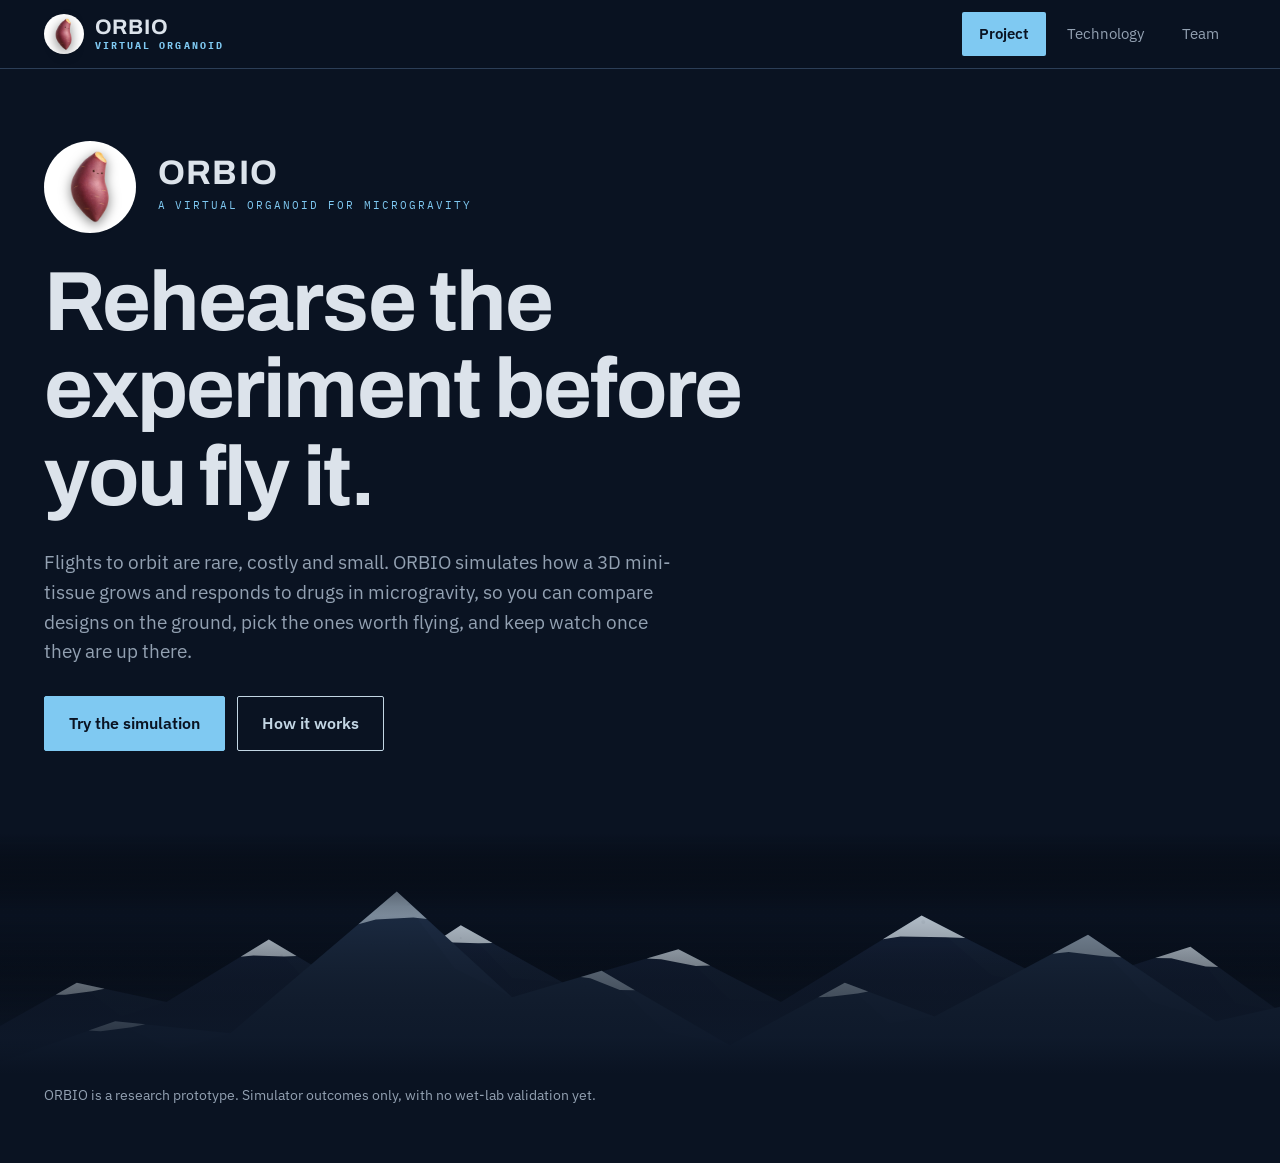
<file: index.html>
<!DOCTYPE html>
<html lang="en">
<head>
<meta charset="utf-8">
<meta name="viewport" content="width=device-width, initial-scale=1, viewport-fit=cover">
<title>ORBIO — rehearse space biology before you fly it</title>
<meta name="description" content="A virtual organoid for microgravity: compare experiment designs on the ground, then follow them in orbit.">
<link rel="icon" href="data:image/svg+xml,%3Csvg%20xmlns%3D%22http%3A//www.w3.org/2000/svg%22%20viewBox%3D%220%200%2064%2064%22%3E%3Ccircle%20cx%3D%2232%22%20cy%3D%2232%22%20r%3D%2232%22%20fill%3D%22%23FFFFFF%22/%3E%3Cg%20transform%3D%22translate%2832%2032%29%20scale%280.84%29%20translate%28-32%20-32%29%22%3E%3Cpath%20d%3D%22M%2021.00%2050.50%20L%2022.57%2050.00%20L%2023.06%2049.68%20L%2023.41%2049.39%20L%2023.69%2049.12%20L%2023.93%2048.85%20L%2024.15%2048.59%20L%2024.34%2048.34%20L%2024.52%2048.09%20L%2024.69%2047.84%20L%2024.85%2047.60%20L%2025.00%2047.37%20L%2025.15%2047.14%20L%2025.28%2046.91%20L%2025.42%2046.68%20L%2025.55%2046.46%20L%2025.68%2046.24%20L%2025.80%2046.03%20L%2025.92%2045.81%20L%2026.04%2045.60%20L%2026.16%2045.40%20L%2026.28%2045.19%20L%2026.39%2044.99%20L%2026.50%2044.79%20L%2026.61%2044.59%20L%2026.72%2044.39%20L%2026.83%2044.20%20L%2026.94%2044.01%20L%2027.05%2043.82%20L%2027.15%2043.64%20L%2027.26%2043.45%20L%2027.36%2043.27%20L%2027.47%2043.09%20L%2027.57%2042.91%20L%2027.67%2042.74%20L%2027.77%2042.56%20L%2027.88%2042.39%20L%2027.98%2042.22%20L%2028.08%2042.06%20L%2028.18%2041.89%20L%2028.28%2041.73%20L%2028.38%2041.57%20L%2028.48%2041.41%20L%2028.57%2041.25%20L%2028.67%2041.10%20L%2028.77%2040.94%20L%2028.87%2040.79%20L%2028.96%2040.64%20L%2029.06%2040.49%20L%2029.16%2040.34%20L%2029.25%2040.20%20L%2029.35%2040.06%20L%2029.44%2039.91%20L%2029.53%2039.77%20L%2029.63%2039.64%20L%2029.72%2039.50%20L%2029.81%2039.36%20L%2029.91%2039.23%20L%2030.00%2039.10%20L%2030.09%2038.96%20L%2030.18%2038.83%20L%2030.27%2038.71%20L%2030.36%2038.58%20L%2030.45%2038.45%20L%2030.54%2038.33%20L%2030.62%2038.20%20L%2030.71%2038.08%20L%2030.80%2037.96%20L%2030.88%2037.84%20L%2030.97%2037.72%20L%2031.06%2037.60%20L%2031.14%2037.48%20L%2031.23%2037.36%20L%2031.31%2037.25%20L%2031.39%2037.13%20L%2031.48%2037.01%20L%2031.56%2036.90%20L%2031.64%2036.79%20L%2031.72%2036.67%20L%2031.80%2036.56%20L%2031.88%2036.45%20L%2031.96%2036.34%20L%2032.04%2036.22%20L%2032.12%2036.11%20L%2032.20%2036.00%20L%2032.27%2035.89%20L%2032.35%2035.78%20L%2032.43%2035.67%20L%2032.50%2035.56%20L%2032.58%2035.45%20L%2032.65%2035.34%20L%2032.73%2035.23%20L%2032.80%2035.12%20L%2032.88%2035.01%20L%2032.95%2034.90%20L%2033.03%2034.79%20L%2033.10%2034.68%20L%2033.17%2034.57%20L%2033.25%2034.46%20L%2033.32%2034.35%20L%2033.39%2034.23%20L%2033.46%2034.12%20L%2033.53%2034.01%20L%2033.61%2033.89%20L%2033.68%2033.78%20L%2033.75%2033.67%20L%2033.82%2033.55%20L%2033.89%2033.43%20L%2033.96%2033.32%20L%2034.04%2033.20%20L%2034.11%2033.08%20L%2034.18%2032.96%20L%2034.25%2032.84%20L%2034.32%2032.72%20L%2034.40%2032.60%20L%2034.47%2032.48%20L%2034.54%2032.35%20L%2034.61%2032.23%20L%2034.69%2032.10%20L%2034.76%2031.98%20L%2034.83%2031.85%20L%2034.91%2031.72%20L%2034.98%2031.59%20L%2035.06%2031.46%20L%2035.14%2031.33%20L%2035.21%2031.20%20L%2035.29%2031.06%20L%2035.37%2030.93%20L%2035.44%2030.79%20L%2035.52%2030.65%20L%2035.60%2030.51%20L%2035.68%2030.37%20L%2035.76%2030.23%20L%2035.84%2030.09%20L%2035.93%2029.94%20L%2036.01%2029.80%20L%2036.10%2029.65%20L%2036.18%2029.50%20L%2036.27%2029.35%20L%2036.35%2029.20%20L%2036.44%2029.05%20L%2036.53%2028.89%20L%2036.62%2028.74%20L%2036.71%2028.58%20L%2036.80%2028.42%20L%2036.90%2028.26%20L%2036.99%2028.10%20L%2037.09%2027.94%20L%2037.19%2027.78%20L%2037.28%2027.61%20L%2037.38%2027.44%20L%2037.48%2027.28%20L%2037.59%2027.11%20L%2037.69%2026.93%20L%2037.79%2026.76%20L%2037.90%2026.59%20L%2038.01%2026.41%20L%2038.12%2026.23%20L%2038.23%2026.05%20L%2038.34%2025.87%20L%2038.45%2025.69%20L%2038.56%2025.51%20L%2038.68%2025.32%20L%2038.80%2025.13%20L%2038.92%2024.94%20L%2039.04%2024.75%20L%2039.16%2024.56%20L%2039.28%2024.36%20L%2039.41%2024.17%20L%2039.53%2023.97%20L%2039.66%2023.77%20L%2039.79%2023.57%20L%2039.92%2023.36%20L%2040.05%2023.16%20L%2040.18%2022.95%20L%2040.32%2022.73%20L%2040.45%2022.52%20L%2040.59%2022.30%20L%2040.73%2022.09%20L%2040.87%2021.86%20L%2041.01%2021.64%20L%2041.15%2021.41%20L%2041.29%2021.18%20L%2041.43%2020.94%20L%2041.58%2020.70%20L%2041.72%2020.46%20L%2041.87%2020.21%20L%2042.01%2019.95%20L%2042.16%2019.69%20L%2042.30%2019.43%20L%2042.45%2019.15%20L%2042.59%2018.87%20L%2042.73%2018.57%20L%2042.87%2018.26%20L%2043.00%2017.93%20L%2043.13%2017.59%20L%2043.24%2017.21%20L%2043.35%2016.79%20L%2043.42%2016.31%20L%2043.45%2015.69%20L%2043.00%2014.00%20L%2043.00%2014.00%20L%2042.04%2012.54%20L%2041.54%2012.15%20L%2041.11%2011.90%20L%2040.70%2011.72%20L%2040.31%2011.58%20L%2039.93%2011.47%20L%2039.57%2011.38%20L%2039.21%2011.31%20L%2038.85%2011.26%20L%2038.50%2011.22%20L%2038.16%2011.19%20L%2037.82%2011.16%20L%2037.48%2011.15%20L%2037.15%2011.14%20L%2036.81%2011.14%20L%2036.49%2011.15%20L%2036.16%2011.16%20L%2035.84%2011.18%20L%2035.51%2011.20%20L%2035.19%2011.23%20L%2034.87%2011.26%20L%2034.56%2011.30%20L%2034.24%2011.34%20L%2033.93%2011.39%20L%2033.62%2011.44%20L%2033.31%2011.49%20L%2033.00%2011.55%20L%2032.70%2011.61%20L%2032.39%2011.67%20L%2032.09%2011.74%20L%2031.79%2011.81%20L%2031.49%2011.88%20L%2031.19%2011.96%20L%2030.90%2012.04%20L%2030.60%2012.12%20L%2030.31%2012.21%20L%2030.02%2012.30%20L%2029.73%2012.39%20L%2029.44%2012.49%20L%2029.15%2012.59%20L%2028.86%2012.69%20L%2028.58%2012.80%20L%2028.30%2012.91%20L%2028.02%2013.02%20L%2027.74%2013.13%20L%2027.46%2013.25%20L%2027.18%2013.37%20L%2026.91%2013.49%20L%2026.64%2013.62%20L%2026.37%2013.74%20L%2026.10%2013.87%20L%2025.83%2014.01%20L%2025.57%2014.15%20L%2025.30%2014.29%20L%2025.04%2014.43%20L%2024.78%2014.57%20L%2024.52%2014.72%20L%2024.27%2014.87%20L%2024.01%2015.03%20L%2023.76%2015.18%20L%2023.51%2015.34%20L%2023.26%2015.50%20L%2023.01%2015.67%20L%2022.77%2015.83%20L%2022.53%2016.00%20L%2022.29%2016.18%20L%2022.05%2016.35%20L%2021.81%2016.53%20L%2021.58%2016.71%20L%2021.35%2016.90%20L%2021.12%2017.08%20L%2020.89%2017.27%20L%2020.67%2017.46%20L%2020.45%2017.65%20L%2020.23%2017.85%20L%2020.01%2018.05%20L%2019.79%2018.25%20L%2019.58%2018.45%20L%2019.37%2018.66%20L%2019.17%2018.87%20L%2018.96%2019.08%20L%2018.76%2019.29%20L%2018.56%2019.51%20L%2018.36%2019.73%20L%2018.17%2019.95%20L%2017.98%2020.17%20L%2017.79%2020.40%20L%2017.60%2020.62%20L%2017.42%2020.85%20L%2017.24%2021.09%20L%2017.07%2021.32%20L%2016.89%2021.56%20L%2016.72%2021.79%20L%2016.55%2022.03%20L%2016.39%2022.28%20L%2016.23%2022.52%20L%2016.07%2022.77%20L%2015.91%2023.01%20L%2015.76%2023.26%20L%2015.61%2023.52%20L%2015.46%2023.77%20L%2015.32%2024.03%20L%2015.18%2024.28%20L%2015.04%2024.54%20L%2014.91%2024.80%20L%2014.78%2025.06%20L%2014.65%2025.33%20L%2014.53%2025.59%20L%2014.41%2025.86%20L%2014.30%2026.13%20L%2014.18%2026.39%20L%2014.07%2026.67%20L%2013.97%2026.94%20L%2013.86%2027.21%20L%2013.76%2027.48%20L%2013.67%2027.76%20L%2013.58%2028.04%20L%2013.49%2028.31%20L%2013.40%2028.59%20L%2013.32%2028.87%20L%2013.24%2029.15%20L%2013.17%2029.43%20L%2013.09%2029.72%20L%2013.03%2030.00%20L%2012.96%2030.28%20L%2012.90%2030.57%20L%2012.84%2030.85%20L%2012.79%2031.14%20L%2012.74%2031.42%20L%2012.69%2031.71%20L%2012.65%2032.00%20L%2012.61%2032.29%20L%2012.58%2032.57%20L%2012.54%2032.86%20L%2012.51%2033.15%20L%2012.49%2033.44%20L%2012.47%2033.73%20L%2012.45%2034.02%20L%2012.43%2034.31%20L%2012.42%2034.60%20L%2012.41%2034.89%20L%2012.41%2035.18%20L%2012.41%2035.46%20L%2012.41%2035.75%20L%2012.42%2036.04%20L%2012.43%2036.33%20L%2012.44%2036.62%20L%2012.46%2036.91%20L%2012.48%2037.20%20L%2012.50%2037.49%20L%2012.53%2037.78%20L%2012.56%2038.06%20L%2012.59%2038.35%20L%2012.63%2038.64%20L%2012.67%2038.93%20L%2012.71%2039.21%20L%2012.76%2039.50%20L%2012.81%2039.78%20L%2012.86%2040.07%20L%2012.92%2040.35%20L%2012.98%2040.64%20L%2013.05%2040.92%20L%2013.12%2041.20%20L%2013.19%2041.48%20L%2013.26%2041.76%20L%2013.34%2042.04%20L%2013.42%2042.32%20L%2013.51%2042.60%20L%2013.60%2042.88%20L%2013.69%2043.16%20L%2013.79%2043.43%20L%2013.89%2043.71%20L%2013.99%2043.98%20L%2014.10%2044.26%20L%2014.22%2044.53%20L%2014.33%2044.80%20L%2014.45%2045.07%20L%2014.58%2045.34%20L%2014.71%2045.61%20L%2014.84%2045.87%20L%2014.98%2046.14%20L%2015.12%2046.40%20L%2015.27%2046.67%20L%2015.43%2046.93%20L%2015.59%2047.19%20L%2015.75%2047.45%20L%2015.93%2047.70%20L%2016.11%2047.96%20L%2016.30%2048.21%20L%2016.50%2048.46%20L%2016.71%2048.71%20L%2016.93%2048.96%20L%2017.17%2049.20%20L%2017.43%2049.44%20L%2017.71%2049.67%20L%2018.02%2049.90%20L%2018.37%2050.11%20L%2018.79%2050.32%20L%2019.35%2050.50%20L%2021.00%2050.50%20Z%22%20fill%3D%22%238A5A7A%22/%3E%3Cpath%20d%3D%22M%2041.01%2021.64%20Q%2038.45%2016.24%2035.19%2011.23%20Q%2041.02%2011.54%2043.52%2013.71%20Q%2043.75%2016.84%2041.01%2021.64%20Z%22%20fill%3D%22%23E8C98A%22/%3E%3Cg%20fill%3D%22%232B1418%22%3E%3Ccircle%20cx%3D%2220.28%22%20cy%3D%2228.13%22%20r%3D%221.8%22/%3E%3Ccircle%20cx%3D%2226.48%22%20cy%3D%2226.73%22%20r%3D%221.8%22/%3E%3C/g%3E%3Cg%20stroke%3D%22%232B1418%22%20fill%3D%22none%22%3E%3Cpath%20d%3D%22M%2020.68%2032.53%20q%203.0%202.4%205.8%20-0.7%22%20fill%3D%22none%22%20stroke-width%3D%221.9%22%20stroke-linecap%3D%22round%22/%3E%3C/g%3E%3C/g%3E%3C/svg%3E">
<link rel="preconnect" href="https://fonts.googleapis.com"><link rel="preconnect" href="https://fonts.gstatic.com" crossorigin>
<link href="https://fonts.googleapis.com/css2?family=Archivo:wght@500;600;700&family=IBM+Plex+Mono:wght@400;500&family=IBM+Plex+Sans:ital,wght@0,400;0,500;0,600;1,400&display=swap" rel="stylesheet">
<style>
:root{
  --void:#0A1322; --deep:#111D30; --panel:#17253B; --panel-2:#1F2F49; --edge:#2C3E57;
  --ice:#DCE3EB; --mist:#93A1B2; --signal:#C3D6E4; --bright:#7FC9F2; --bright-dim:#58A6D6; --signal-dim:#8699AA; --flag:#C9A97E; --alert:#C98A8F;
  --grow:#C3D6E4; --slow:#7D90A6; --rest:#8E86A6; --dead:#4A5668;
  --mountain-back:#15223A; --mountain-front:#1C2C44; --mountain-snow:#CEDAE4; --mountain-snow-secondary:#A3B3C2; --mountain-fog:#0A1322;
  --mountain-rock:#2B3A52; --mountain-haze:#223247; --mountain-height:240px;
  --logo-body:#8878B4; --logo-ring:#7FC9F2; --logo-cut:#D8D4E2; --logo-face:#141B28;
  --display:"Archivo","Helvetica Neue",Arial,sans-serif;
  --sans:"IBM Plex Sans","Helvetica Neue",Arial,sans-serif;
  --mono:"IBM Plex Mono",ui-monospace,Menlo,Consolas,monospace;
  box-sizing:border-box; padding-top:env(safe-area-inset-top,0px); padding-bottom:env(safe-area-inset-bottom,0px);
}
*,*::before,*::after{box-sizing:inherit}
html{scroll-padding-top:calc(env(safe-area-inset-top,0px) + 84px);scroll-behavior:smooth}
@media (prefers-reduced-motion:reduce){html{scroll-behavior:auto}}
body{margin:0;background:var(--void);color:var(--ice);font-family:var(--sans);font-size:17px;line-height:1.62;-webkit-font-smoothing:antialiased}
a{color:inherit}
h1,h2,h3{font-family:var(--display);line-height:1.05;margin:0;letter-spacing:-.02em;font-weight:700}
p{margin:0 0 1em;max-width:66ch}
:focus-visible{outline:2px solid var(--bright);outline-offset:3px;border-radius:3px}
.wrap{max-width:1440px;margin:0 auto;padding:0 clamp(18px,3.4vw,44px)}
.m{font-family:var(--mono);font-size:12.5px;letter-spacing:.06em;color:var(--mist)}
.ref{font-family:var(--mono);font-size:12px;color:var(--signal-dim)}
.mute{color:var(--mist)}
/* nav */
header.bar{position:sticky;top:0;z-index:20;background:color-mix(in srgb,var(--void) 86%,transparent);backdrop-filter:blur(12px);-webkit-backdrop-filter:blur(12px);border-bottom:1px solid var(--edge);padding-top:env(safe-area-inset-top,0px)}
.bar-in{display:flex;align-items:center;gap:20px;height:68px}
.logo{display:flex;align-items:center;gap:11px;text-decoration:none;font-family:var(--display);font-weight:700;font-size:21px;letter-spacing:.01em}
.logo svg{width:28px;height:28px;flex:none}
nav.tabs{display:flex;gap:4px;margin-left:auto}
nav.tabs a{text-decoration:none;font-size:15px;padding:9px 16px;border-radius:2px;color:var(--mist);border:1px solid transparent}
nav.tabs a:hover{color:var(--ice)}
nav.tabs a[aria-current="page"]{color:#0A1322;background:var(--bright);font-weight:600}
main>section.page{display:none}
main>section.page.on{display:block}
.block{padding:104px 0;border-top:1px solid var(--edge)}
h2.sec{max-width:17ch}
h2.sec+.lede{margin-top:18px}
.btns{display:flex;flex-wrap:wrap;gap:12px;margin-top:30px}
.btn{display:inline-block;text-decoration:none;font-weight:600;font-size:15.5px;padding:14px 24px;border-radius:2px;border:1px solid var(--signal);color:var(--signal)}
.btn.primary{background:var(--bright);color:#0A1322;border-color:var(--bright)}
.btn:hover{background:var(--signal);color:#101827}
/* hero */
.hero{position:relative;min-height:min(62vh,560px);display:flex;align-items:center;overflow:hidden}
.hero-grid{display:block;width:100%;padding-top:72px;padding-bottom:84px;position:relative;z-index:2}
.hero h1{max-width:15ch}
.hero .lede{margin-top:26px}
.orbio-mountains{position:relative;width:100%;height:var(--mountain-height);overflow:hidden;background:transparent;margin-top:-1px}
.orbio-mountains__canvas{width:100%;height:100%;display:block}

footer{border-top:0;padding:10px 0 56px;font-size:14px;color:var(--mist)}

.logo svg{width:34px;height:34px;flex:none}
.logo .wm{display:flex;flex-direction:column;line-height:1}
.logo .wm b{font-family:var(--display);font-weight:700;font-size:21px;letter-spacing:.04em}
.logo .wm small{font-family:var(--mono);font-size:9.5px;letter-spacing:.22em;color:var(--bright);margin-top:3px}
.lockup{display:flex;align-items:center;gap:22px;margin-bottom:26px}
.lockup svg{width:72px;height:72px;flex:none}
.lockup b{font-family:var(--display);font-size:34px;letter-spacing:.04em;display:block;line-height:1}
.lockup small{font-family:var(--mono);font-size:11px;letter-spacing:.18em;color:var(--bright)}
@media (max-width:560px){.lockup .pmark{width:62px;height:62px}}

/* one-time hero entrance: the mark drops in, then the words arrive */
.lockup{position:relative}
.lockup .pmark{transform-origin:50% 86%}
.lockup .impact{position:absolute;left:0;bottom:-6px;width:72px;height:2px;background:var(--bright);opacity:0;transform:scaleX(.2);border-radius:2px}
.play-intro .lockup .pmark{animation:orb-drop 980ms cubic-bezier(.3,.85,.35,1) both}
.play-intro .lockup .impact{animation:orb-impact 620ms ease-out 820ms both}
.play-intro .reveal{opacity:0;animation:orb-rise 620ms cubic-bezier(.2,.7,.3,1) both}
.play-intro .r1{animation-delay:860ms}
.play-intro .r2{animation-delay:980ms}
.play-intro .r3{animation-delay:1200ms}
.play-intro .r4{animation-delay:1360ms}
@keyframes orb-drop{
  0%{transform:translateY(-52vh) rotate(-26deg) scale(1.12);opacity:0}
  28%{opacity:1}
  62%{transform:translateY(0) rotate(0deg) scale(1)}
  72%{transform:translateY(0) scaleX(1.16) scaleY(.84)}
  82%{transform:translateY(-13px) scaleX(.96) scaleY(1.05)}
  92%{transform:translateY(0) scaleX(1.05) scaleY(.96)}
  100%{transform:translateY(0) scale(1)}}
@keyframes orb-impact{0%{opacity:.9;transform:scaleX(.2)}60%{opacity:.45}100%{opacity:0;transform:scaleX(1.5)}}
@keyframes orb-rise{from{opacity:0;transform:translateY(16px)}to{opacity:1;transform:none}}
@keyframes orb-fade{from{opacity:0;transform:scale(.96)}to{opacity:1;transform:none}}
@media (prefers-reduced-motion:reduce){
  .play-intro .lockup .pmark,
  .play-intro .lockup .impact,
  .play-intro .reveal{animation:none;opacity:1;transform:none}
}

/* the interactive experiment, embedded from its own page */
.xp{border-top:1px solid var(--edge);padding:64px 0 0}
.xp-head{margin-bottom:26px}
.xp-head h2{max-width:18ch;margin-top:6px}
.xp-head p{margin:12px 0 0;max-width:62ch}
.xp-frame{position:relative;border-top:1px solid var(--edge);border-bottom:1px solid var(--edge);background:var(--deep)}
.xp-frame iframe{display:block;width:100%;height:1600px;border:0;background:transparent;color-scheme:dark}
.xp-note{padding:14px clamp(18px,3.4vw,44px) 64px;max-width:none;margin:0}
@media (max-width:820px){.xp-frame iframe{height:1280px}}

/* small screens: single column, roomier tap targets, no sideways scroll */
@media (max-width:760px){
  body{font-size:16px}
  .bar-in{height:60px;gap:12px}
  .logo svg{width:30px;height:30px}
  nav.tabs{gap:2px}
  nav.tabs a{padding:8px 11px;font-size:14px}
  .block{padding:64px 0}
  .hero{min-height:auto}
  .facts,            .xp-head h2{max-width:none}
}
@media (max-width:420px){
  .wrap{padding:0 16px}
  .logo .wm small{display:none}
}

/* brand mark: the rendered tuber with its orbit */
.pmark{position:relative;display:inline-block;width:38px;height:38px;flex:none}
.pmark-disc{position:absolute;inset:0;border-radius:50%;background:#FFFFFF}
.pmark img{position:absolute;left:50%;top:50%;transform:translate(-50%,-50%);height:84%;width:auto;filter:drop-shadow(0 3px 6px rgba(0,0,0,.5));animation:lg-breathe 5.4s ease-in-out infinite}
.logo .pmark{width:40px;height:40px}
.lockup .pmark{width:92px;height:92px}
@keyframes lg-breathe{0%,100%{transform:translate(-50%,-50%) rotate(-1.6deg) scale(1)}46%{transform:translate(-50%,-54%) rotate(1.8deg) scale(1.03)}}
.logo:hover .pmark img,.lockup:hover .pmark img{animation-duration:2.1s}
@media (prefers-reduced-motion:reduce){.pmark img{animation:none}}

.flow-fig{margin:40px 0 0}
.flow-fig img{display:block;width:100%;height:auto;border:1px solid var(--edge);border-radius:4px;background:var(--deep)}
.flow-fig figcaption{margin-top:14px;max-width:none}

/* the mascot and why it is a sweet potato */
.story{display:grid;grid-template-columns:200px 1fr;gap:40px;align-items:center;margin-top:56px;border-top:1px solid var(--edge);padding-top:48px}
.story-art{position:relative;width:200px;height:200px}
.story-art .disc{position:absolute;inset:0;border-radius:50%;background:#FFFFFF}
.story-art img{position:absolute;left:50%;top:50%;transform:translate(-50%,-50%);height:84%;width:auto;filter:drop-shadow(0 10px 18px rgba(0,0,0,.45));animation:lg-breathe 5.4s ease-in-out infinite}
.story h3{margin-bottom:12px}
.story p{margin:0 0 .9em;max-width:62ch}
.story p:last-child{margin-bottom:0}
@media (max-width:760px){.story{grid-template-columns:1fr;gap:26px}.story-art{width:150px;height:150px}}

/* type scale: one ladder for every page
   L1 page title · L2 section heading · L3 sub-heading · lede · body · caption · eyebrow */
.hero h1,.t1{font-size:clamp(42px,6.6vw,84px);line-height:1.04;letter-spacing:-.022em}
h2.sec,.t2{font-size:clamp(32px,4.4vw,56px);line-height:1.08;letter-spacing:-.018em}
.xp-head h2,.story h3,.t3{font-size:clamp(24px,2.6vw,34px);line-height:1.15;letter-spacing:-.012em}
.lede{font-size:clamp(18px,1.5vw,21px);line-height:1.55;color:var(--mist);max-width:58ch}
.xp-head p,.story p{font-size:17px;line-height:1.6;color:var(--mist)}
.flow-fig figcaption,.xp-note{font-size:14px;line-height:1.55;color:var(--mist)}
.m{font-family:var(--mono);font-size:12.5px;letter-spacing:.1em;color:var(--mist)}
</style>
</head>
<body>
<header class="bar"><div class="wrap bar-in">
  <a class="logo" href="#project" aria-label="ORBIO home"><span class="pmark" aria-hidden="true"><span class="pmark-disc"></span><img src="./assets/mascot.webp" alt=""></span><span class="wm"><b>ORBIO</b><small>VIRTUAL ORGANOID</small></span></a>
  <nav class="tabs" aria-label="Pages">
    <a href="#project" data-page="project" aria-current="page">Project</a>
    <a href="#technology" data-page="technology">Technology</a>
    <a href="#team" data-page="team">Team</a>
  </nav>
</div></header>

<main>
<!-- ============ PAGE 1 ============ -->
<section class="page on" id="page-project" aria-label="Project">
  <div class="hero">
    <div class="wrap hero-grid">
      <div>
        <div class="lockup"><span class="pmark" aria-hidden="true"><span class="pmark-disc"></span><img src="./assets/mascot.webp" alt=""></span><span class="reveal r1"><b>ORBIO</b><small>A VIRTUAL ORGANOID FOR MICROGRAVITY</small></span><span class="impact" aria-hidden="true"></span></div>
        <h1 class="reveal r2">Rehearse the experiment before you fly it.</h1>
        <p class="lede reveal r3">Flights to orbit are rare, costly and small. ORBIO simulates how a 3D mini-tissue grows and responds to drugs in microgravity, so you can compare designs on the ground, pick the ones worth flying, and keep watch once they are up there.</p>
        <div class="btns reveal r4"><a class="btn primary" href="#experiment">Try the simulation</a><a class="btn" href="#technology">How it works</a></div>
      </div>
    </div>
  </div>

  </section>

<!-- ============ PAGE 2 ============ -->
<section class="page" id="page-technology" aria-label="Technology">
  <div class="block" style="border-top:0;padding-top:72px"><div class="wrap">
    <h2 class="sec" style="max-width:none">How it works</h2>
    <figure class="flow-fig" style="margin-top:28px">
      <img src="./assets/flowchart.png" alt="ORBIO pipeline: inputs (experiment plan, literature priors, transcriptomics, proteomics, in-flight measurements) feed five steps (simulate, snapshot at 24 h, learn a cell-graph representation, predict with a deep ensemble, test on unseen conditions) and produce growth class, growth size, cell fates, uncertainty and a digital twin forecast.">
      <figcaption>Simulator outcomes only, no wet-lab validation. AUC 0.88 is the growth-class AUC with flight microgravity held out of training; accuracy on that test is 0.83, the same as always predicting “grows”.</figcaption>
    </figure>
  </div></div>
  <div class="xp" id="experiment">
    <div class="wrap xp-head">
      <p class="m">INTERACTIVE</p>
      <h2>Run a virtual experiment now.</h2>
      <p>Pick a gravity condition, a tissue and a morphology, then watch the organoid develop from day 0 to day 7 — you will see the cell states and how it grows.</p>
    </div>
    <div class="xp-frame"><iframe src="experiment/" title="ORBIO virtual experiment" loading="lazy"></iframe></div>
    <p class="xp-note">Illustrative demo. The trajectories come from a browser-side surrogate of the ORBIO simulator, not from a live run of the full model.</p>
  </div>

</section>

<!-- ============ PAGE 3 ============ -->
<section class="page" id="page-team" aria-label="Team">
  <div class="block" style="border-top:0;padding-top:76px"><div class="wrap">
    <p class="m">WHAT WE BUILD</p>
    <h2 class="sec" style="max-width:15ch;margin-top:14px">Software that predicts your experiment in orbit.</h2>
    <p class="lede" style="margin-top:22px">Decide earlier. Move faster.</p>
    <div class="story">
      <div class="story-art" aria-hidden="true"><span class="disc"></span><img src="./assets/mascot.webp" alt=""></div>
      <div>
        <h3>Why a sweet potato</h3>
        <p>It grows underground, where nobody can watch it. You tend it, you wait, and you only find out what happened when you dig it up.</p>
        <p>That is still what flying biology to orbit feels like. You seal the hardware, it leaves, and months later you open it and read the result. ORBIO exists to shorten that blind stretch: to know a little more about what is happening before the digging.</p>
      </div>
    </div>

  </div></div>
</section>
</main>
<div class="orbio-mountains" data-orbio-mountains aria-hidden="true"><canvas class="orbio-mountains__canvas"></canvas></div>
<footer><div class="wrap">ORBIO is a research prototype. Simulator outcomes only, with no wet-lab validation yet.</div></footer>
<script>
// ---------- routing ----------
const PAGES=["project","technology","team"];
function route(){
  const h=(location.hash||"#project").slice(1); let page=h,anchor=null;
  if(!PAGES.includes(h)){const el=document.getElementById(h),p=el&&el.closest("section.page");if(p){page=p.id.replace("page-","");anchor=el}else page="project"}
  PAGES.forEach(p=>document.getElementById("page-"+p).classList.toggle("on",p===page));
  document.querySelectorAll("nav.tabs a").forEach(a=>{a.dataset.page===page?a.setAttribute("aria-current","page"):a.removeAttribute("aria-current")});
  requestAnimationFrame(()=>{anchor?anchor.scrollIntoView():window.scrollTo(0,0)});
}
addEventListener("hashchange",route);
route();

const REDUCE=matchMedia("(prefers-reduced-motion: reduce)");
// the embedded experiment reports its height; the page keeps the only scrollbar
addEventListener("message",e=>{
  if(!e.data||e.data.type!=="orbio:height")return;
  const f=document.querySelector(".xp-frame iframe");
  if(f&&e.source===f.contentWindow)f.style.height=Math.max(600,e.data.height)+"px";
});

// ---------- hero entrance, once per visit ----------
(()=>{let played=false;
 try{played=sessionStorage.getItem('orbio-intro')==='1'}catch(e){}
 function play(){ if(played)return; if(!document.getElementById('page-project').classList.contains('on'))return;
   played=true; try{sessionStorage.setItem('orbio-intro','1')}catch(e){}
   document.body.classList.add('play-intro');
   setTimeout(()=>document.body.classList.remove('play-intro'),2600);}
 addEventListener('hashchange',play); play();})();
// ---------- mountains ----------
(()=>{document.querySelectorAll('[data-orbio-mountains]').forEach(root=>{if(root.dataset.initialized)return;root.dataset.initialized='true';
const canvas=root.querySelector('canvas'),ctx=canvas.getContext('2d');if(!ctx)return;
const RAND=(i)=>{const x=Math.sin(i*127.1+311.7)*43758.5453;return x-Math.floor(x)};
const RIDGES=[
 {pts:[[0,.80],[.06,.62],[.13,.70],[.21,.44],[.28,.66],[.36,.38],[.44,.62],[.53,.48],[.61,.70],[.72,.34],[.83,.64],[.93,.47],[1,.74]],k:'--mountain-back',snow:.50,shade:.22},
 {pts:[[0,.95],[.09,.78],[.18,.83],[.31,.24],[.40,.68],[.47,.57],[.57,.88],[.66,.62],[.73,.76],[.85,.42],[.95,.78],[1,.72]],k:'--mountain-front',snow:.42,shade:.30}
];
function mix(a,b,t){const p=c=>{c=c.replace('#','');return[parseInt(c.slice(0,2),16),parseInt(c.slice(2,4),16),parseInt(c.slice(4,6),16)]};
 const A=p(a),B=p(b);return`rgb(${A.map((v,i)=>Math.round(v+(B[i]-v)*t)).join(',')})`}
function draw(){const b=root.getBoundingClientRect(),w=b.width,h=b.height;if(!w||!h)return;
const d=Math.min(devicePixelRatio||1,2);canvas.width=Math.round(w*d);canvas.height=Math.round(h*d);ctx.setTransform(d,0,0,d,0,0);ctx.clearRect(0,0,w,h);
const cs=getComputedStyle(root),C=n=>cs.getPropertyValue(n).trim();
const rock=C('--mountain-rock'),haze=C('--mountain-haze'),fog=C('--mountain-fog');
RIDGES.forEach((R,li)=>{
  const base=C(R.k), lit=mix(base,rock,.55), snow=li?C('--mountain-snow-secondary'):C('--mountain-snow');
  // body
  ctx.beginPath();ctx.moveTo(0,h);R.pts.forEach(p=>ctx.lineTo(p[0]*w,p[1]*h));ctx.lineTo(w,h);ctx.closePath();
  ctx.fillStyle=base;ctx.fill();
  // sunlit east faces: triangle on the right side of each peak
  for(let i=1;i<R.pts.length-1;i++){
    const a=R.pts[i-1],p=R.pts[i],c=R.pts[i+1];
    if(p[1]<a[1]&&p[1]<c[1]){
      ctx.beginPath();ctx.moveTo(p[0]*w,p[1]*h);ctx.lineTo(c[0]*w,c[1]*h);
      ctx.lineTo(((p[0]+c[0])/2)*w,Math.min(h,((p[1]+c[1])/2+0.10)*h));ctx.closePath();
      ctx.globalAlpha=R.shade;ctx.fillStyle=lit;ctx.fill();ctx.globalAlpha=1;
      // snow cap on the peak
      const sp=R.snow;
      ctx.beginPath();ctx.moveTo(p[0]*w,p[1]*h);
      ctx.lineTo((p[0]+(a[0]-p[0])*sp*.55)*w,(p[1]+(a[1]-p[1])*sp*.55)*h);
      ctx.lineTo((p[0]+(a[0]-p[0])*sp*.3)*w,(p[1]+(a[1]-p[1])*sp*.42+.012)*h);
      ctx.lineTo((p[0]+(c[0]-p[0])*sp*.34)*w,(p[1]+(c[1]-p[1])*sp*.5+.015)*h);
      ctx.lineTo((p[0]+(c[0]-p[0])*sp*.62)*w,(p[1]+(c[1]-p[1])*sp*.62)*h);
      ctx.closePath();ctx.fillStyle=snow;ctx.globalAlpha=li?.75:.9;ctx.fill();ctx.globalAlpha=1;
    }
  }
  // grain over this ridge only
  ctx.save();ctx.beginPath();ctx.moveTo(0,h);R.pts.forEach(p=>ctx.lineTo(p[0]*w,p[1]*h));ctx.lineTo(w,h);ctx.closePath();ctx.clip();
  ctx.globalAlpha=.055;ctx.fillStyle=rock;
  for(let i=0;i<220;i++){const x=RAND(i+li*500)*w,y=(0.2+RAND(i+li*500+77)*0.8)*h,r=0.6+RAND(i+li*500+9)*1.5;
    ctx.beginPath();ctx.arc(x,y,r,0,6.3);ctx.fill()}
  ctx.globalAlpha=1;ctx.restore();
  // haze band in front of the back ridge
  if(li===0){const g=ctx.createLinearGradient(0,h*.45,0,h*.92);g.addColorStop(0,'transparent');g.addColorStop(1,haze);
    ctx.globalAlpha=.30;ctx.fillStyle=g;ctx.fillRect(0,0,w,h);ctx.globalAlpha=1}
});
const g=ctx.createLinearGradient(0,h*.30,0,h);g.addColorStop(0,'transparent');g.addColorStop(.78,fog+'bb');g.addColorStop(1,fog);
ctx.fillStyle=g;ctx.fillRect(0,0,w,h);
const t=ctx.createLinearGradient(0,0,0,h*.34);t.addColorStop(0,fog);t.addColorStop(1,'transparent');
ctx.fillStyle=t;ctx.fillRect(0,0,w,h*.34)}
new ResizeObserver(draw).observe(root);draw()})})();
// ---------- mascot ----------
</script>
</body>
</html>
</file>
